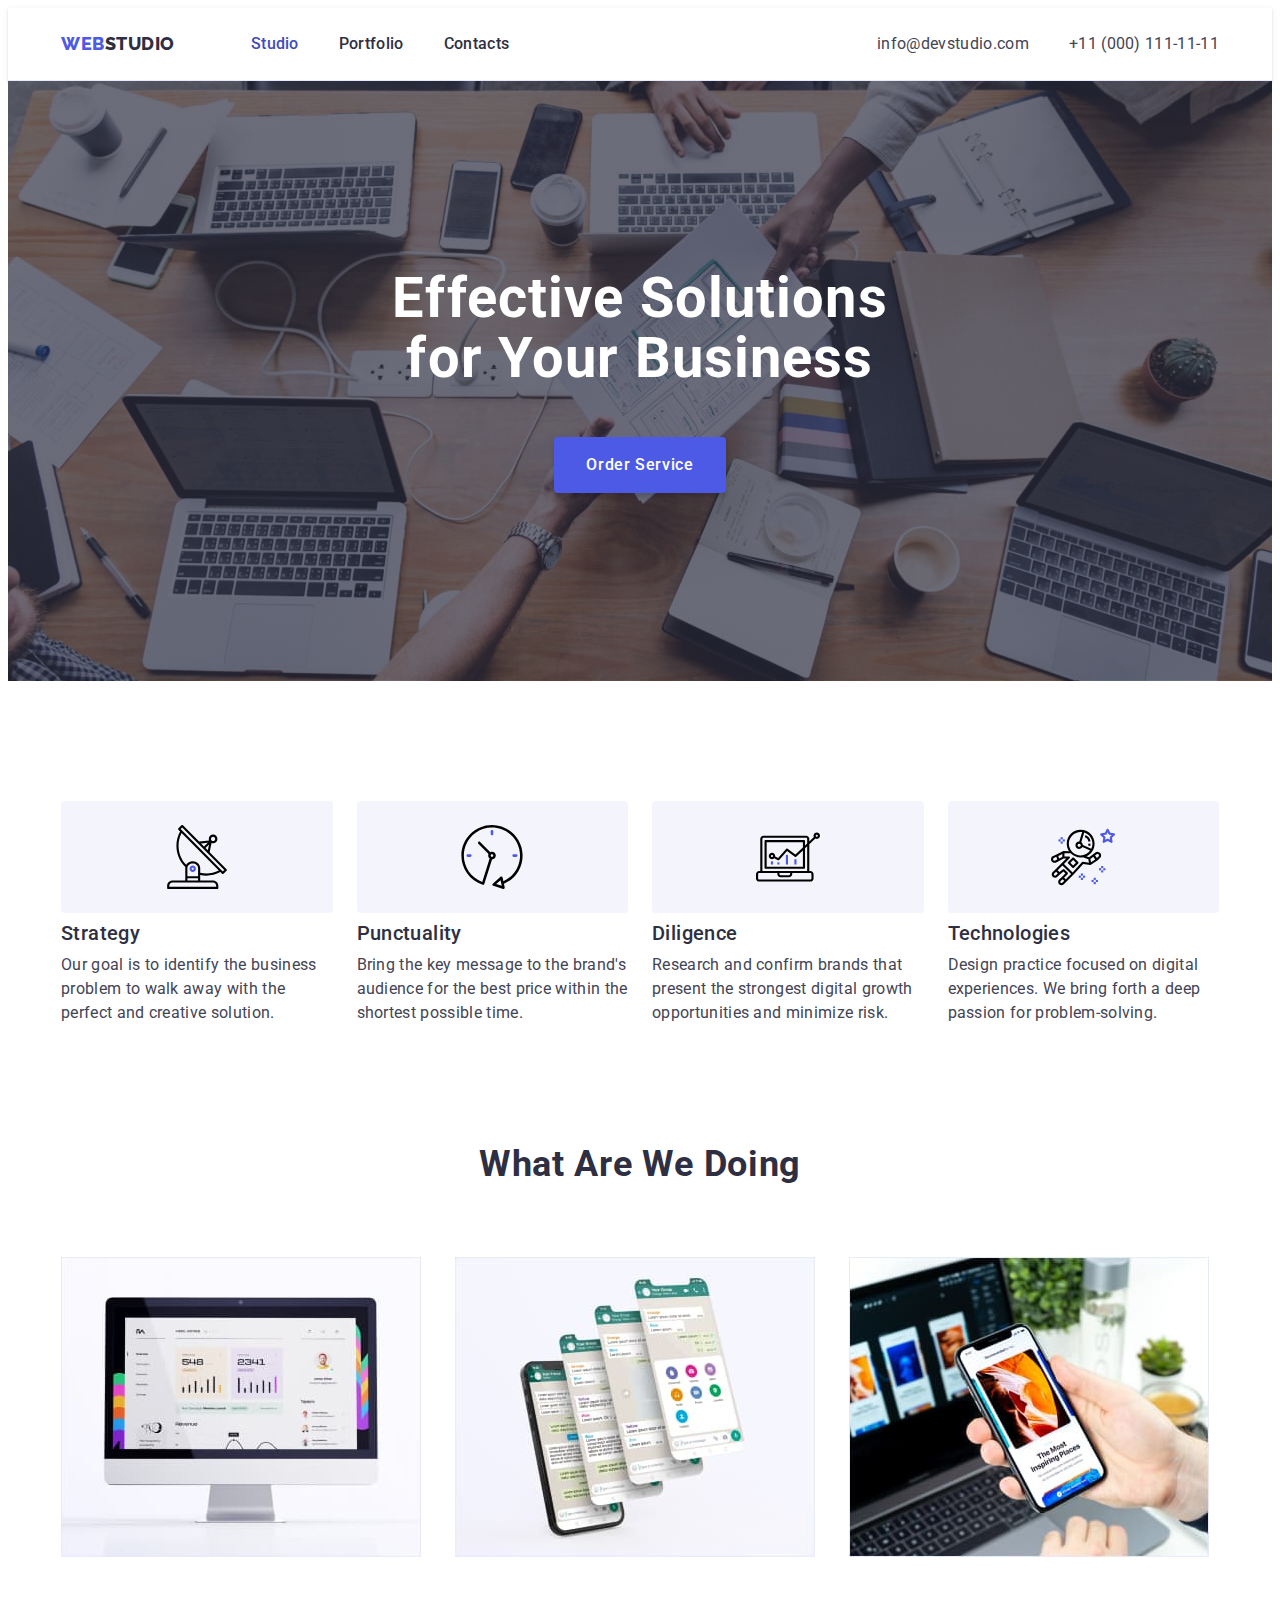
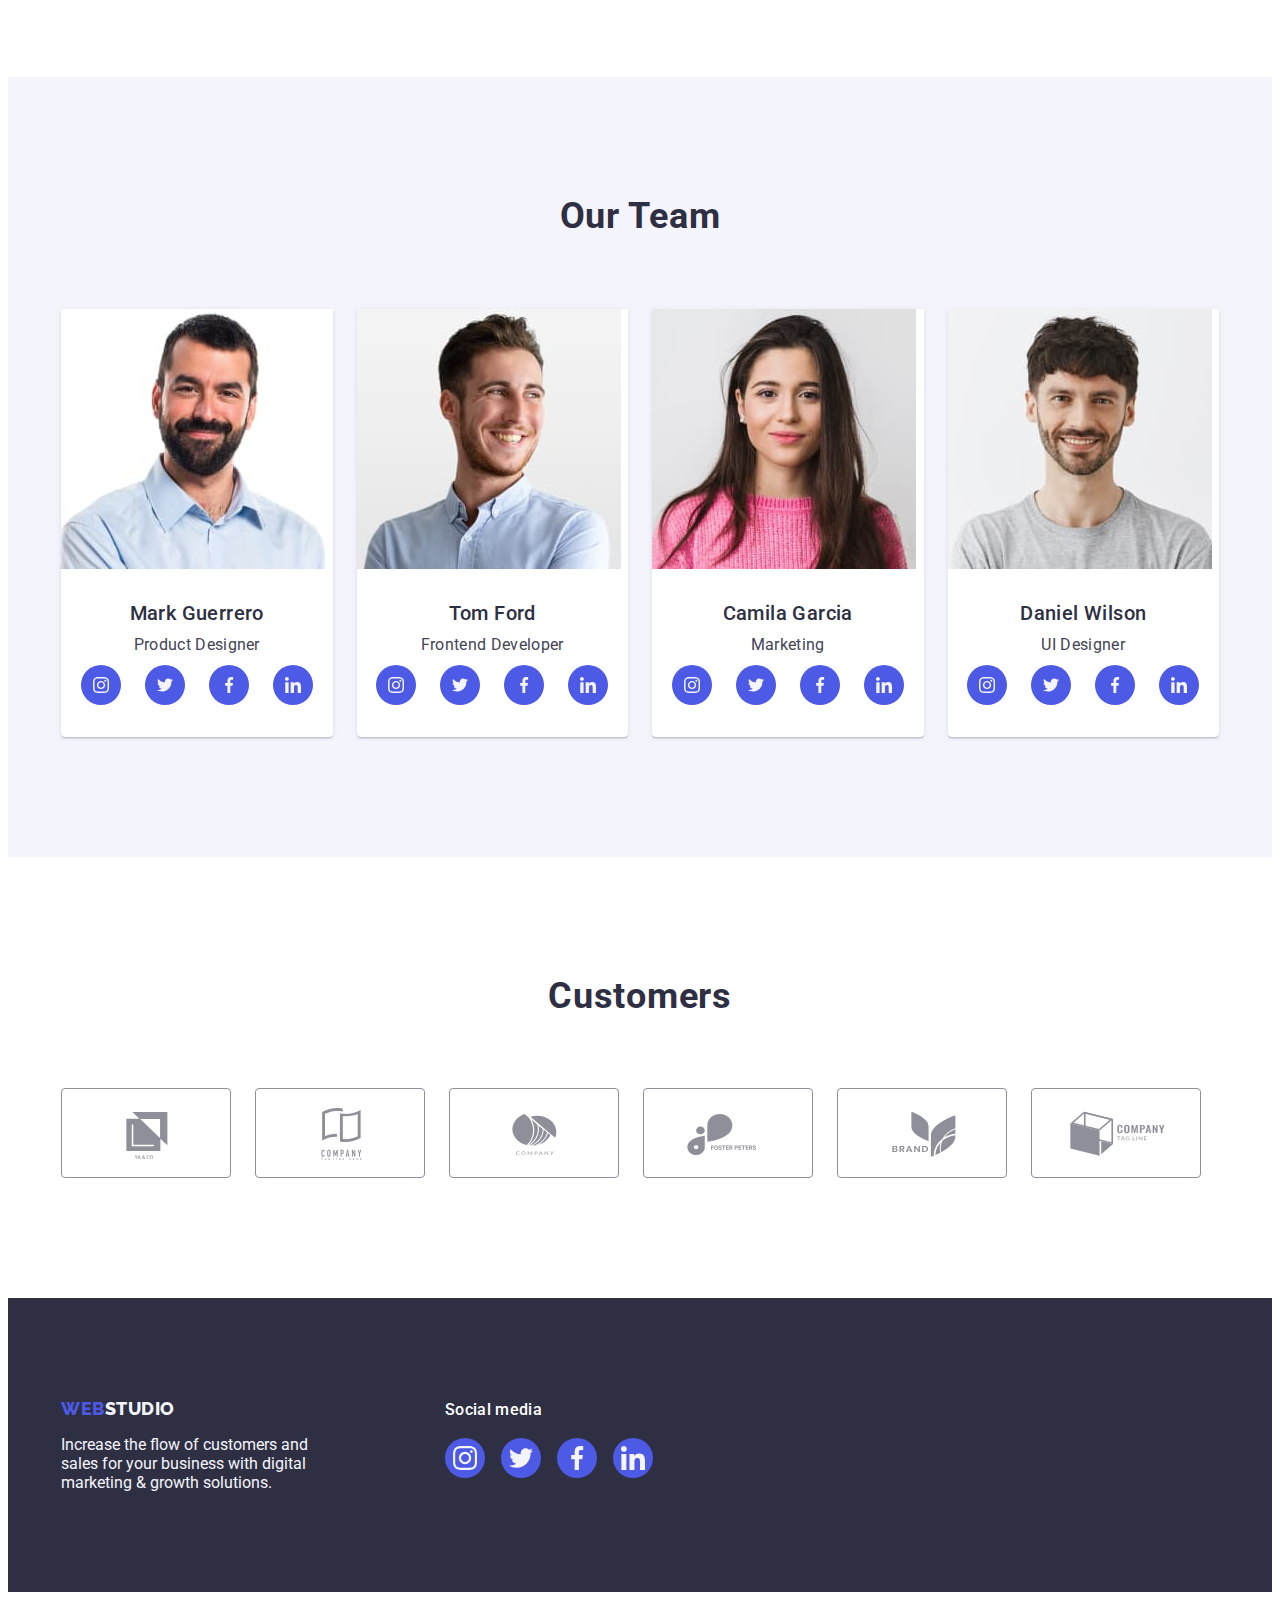
<file: index.html>
<!DOCTYPE html>
<html lang="en">
  <head>
    <meta charset="UTF-8" />
    <meta http-equiv="X-UA-Compatible" content="IE=edge" />
    <meta name="viewport" content="width=device-width, initial-scale=1.0" />
    <title>WebStudio</title>
    <link rel="preconnect" href="https://fonts.googleapis.com" />
    <link rel="preconnect" href="https://fonts.gstatic.com" crossorigin />
    <link
      href="https://fonts.googleapis.com/css2?family=Raleway:wght@800&family=Roboto:wght@400;500;700;900&display=swap"
      rel="stylesheet"
    />
    <link
      rel="stylesheet"
      href="https://cdnjs.cloudflare.com/ajax/libs/modern-normalize/1.1.0/modern-normalize.min.css"
      integrity="sha512-wpPYUAdjBVSE4KJnH1VR1HeZfpl1ub8YT/NKx4PuQ5NmX2tKuGu6U/JRp5y+Y8XG2tV+wKQpNHVUX03MfMFn9Q=="
      crossorigin="anonymous"
      referrerpolicy="no-referrer"
    />
    <link rel="stylesheet" href="./css/styles.css" />
  </head>
  <body>
    <!-- Header -->

    <header class="page-header">
      <div class="container page-header-container">
        <nav class="page-nav">
          <!-- Logo -->
          <a class="logotype link" href="./index.html"
            >Web<span class="logo-header-blue">Studio</span></a
          >
          <!-- Navigation to other pages-->
          <ul class="menu list">
            <li class="menu-item">
              <a class="menu-link current-page link" href="./index.html"
                >Studio</a
              >
            </li>
            <li class="menu-item">
              <a class="menu-link link" href="./portfolio.html">Portfolio</a>
            </li>
            <li class="menu-item">
              <a class="menu-link link" href="">Contacts</a>
            </li>
          </ul>
        </nav>
        <!-- Contact -->

        <address class="nav-address">
          <ul class="address list">
            <li class="contacts-email">
              <a class="contacts link" href="mailto:info@devstudio.com"
                >info@devstudio.com</a
              >
            </li>
            <li class="contacts-tel">
              <a class="contacts link" href="tel:+110001111111"
                >+11 (000) 111-11-11</a
              >
            </li>
          </ul>
        </address>
      </div>
    </header>

    <main>
      <!-- Hero -->
      <section class="hero">
        <div class="container">
          <h1 class="hero-title">Effective Solutions for Your Business</h1>
          <button class="modal-btn" type="button" data-modal-open>
            Order Service
          </button>
        </div>
      </section>

      <section class="section-features">
        <div class="container">
          <!-- Features -->
          <h2 class="title-item visually-hidden">Features</h2>

          <ul class="features-menu list">
            <li class="cart-features">
              <div class="icon-features">
                <svg class="icon-strategy" width="64" height="64">
                  <use href="./images/icons.svg#icon-antenna"></use>
                </svg>
              </div>
              <h3 class="el-title">Strategy</h3>
              <p class="el-description">
                Our goal is to identify the business problem to walk away with
                the perfect and creative solution.
              </p>
            </li>
            <li class="cart-features">
              <div class="icon-features">
                <svg class="icon-strategy" width="64" height="64">
                  <use href="./images/icons.svg#icon-clock"></use>
                </svg>
              </div>
              <h3 class="el-title">Punctuality</h3>
              <p class="el-description">
                Bring the key message to the brand's audience for the best price
                within the shortest possible time.
              </p>
            </li>
            <li class="cart-features">
              <div class="icon-features">
                <svg class="icon-strategy" width="64" height="64">
                  <use href="./images/icons.svg#icon-diagram"></use>
                </svg>
              </div>
              <h3 class="el-title">Diligence</h3>
              <p class="el-description">
                Research and confirm brands that present the strongest digital
                growth opportunities and minimize risk.
              </p>
            </li>
            <li class="cart-features">
              <div class="icon-features">
                <svg class="icon-strategy" width="64" height="64">
                  <use href="./images/icons.svg#icon-astronaut"></use>
                </svg>
              </div>
              <h3 class="el-title">Technologies</h3>
              <p class="el-description">
                Design practice focused on digital experiences. We bring forth a
                deep passion for problem-solving.
              </p>
            </li>
          </ul>
        </div>
      </section>
      <section class="section-about">
        <div class="container">
          <!-- About -->
          <h2 class="title-item">What are we doing</h2>
          <ul class="about-list list">
            <li class="cart-about">
              <img
                src="./images/img-1.jpg"
                alt="computer"
                width="360"
                height="300"
              />
            </li>
            <li class="cart-about">
              <img
                src="./images/img-2.jpg"
                alt="phones"
                width="360"
                height="300"
              />
            </li>
            <li class="cart-about">
              <img
                src="./images/img-3.jpg"
                alt="phone"
                width="360"
                height="300"
              />
            </li>
          </ul>
        </div>
      </section>
      <section class="section-team">
        <div class="container">
          <!-- Team -->
          <h2 class="title-item">Our Team</h2>
          <ul class="section-list list">
            <li class="card-bg">
              <img
                src="./images/Team-Card-1.jpg"
                alt="Mark Guerrero"
                width="264"
                height="260"
              />
              <div class="team-card-content-wrapper">
                <h3 class="el-title description-align">Mark Guerrero</h3>
                <p class="el-description description-align">Product Designer</p>
                <ul class="social-list list">
                  <li class="social-list-item">
                    <a href="" class="social-list-link">
                      <svg class="social-list-icon" width="16" height="16">
                        <use href="./images/icons.svg#icon-instagram"></use>
                      </svg>
                    </a>
                  </li>
                  <li class="social-list-item">
                    <a href="" class="social-list-link">
                      <svg class="social-list-icon" width="16" height="16">
                        <use href="./images/icons.svg#icon-twitter"></use>
                      </svg>
                    </a>
                  </li>
                  <li class="social-list-item">
                    <a href="" class="social-list-link">
                      <svg class="social-list-icon" width="16" height="16">
                        <use href="./images/icons.svg#icon-facebook"></use>
                      </svg>
                    </a>
                  </li>
                  <li class="social-list-item">
                    <a href="" class="social-list-link">
                      <svg class="social-list-icon" width="16" height="16">
                        <use href="./images/icons.svg#icon-linkedin"></use>
                      </svg>
                    </a>
                  </li>
                </ul>
              </div>
            </li>
            <li class="card-bg">
              <img
                src="./images/Team-Card-2.jpg"
                alt="Tom Ford"
                width="264"
                height="260"
              />
              <div class="team-card-content-wrapper">
                <h3 class="el-title description-align">Tom Ford</h3>
                <p class="el-description description-align">
                  Frontend Developer
                </p>
                <ul class="social-list list">
                  <li class="social-list-item">
                    <a href="" class="social-list-link">
                      <svg class="social-list-icon" width="16" height="16">
                        <use href="./images/icons.svg#icon-instagram"></use>
                      </svg>
                    </a>
                  </li>
                  <li class="social-list-item">
                    <a href="" class="social-list-link">
                      <svg class="social-list-icon" width="16" height="16">
                        <use href="./images/icons.svg#icon-twitter"></use>
                      </svg>
                    </a>
                  </li>
                  <li class="social-list-item">
                    <a href="" class="social-list-link">
                      <svg class="social-list-icon" width="16" height="16">
                        <use href="./images/icons.svg#icon-facebook"></use>
                      </svg>
                    </a>
                  </li>
                  <li class="social-list-item">
                    <a href="" class="social-list-link">
                      <svg class="social-list-icon" width="16" height="16">
                        <use href="./images/icons.svg#icon-linkedin"></use>
                      </svg>
                    </a>
                  </li>
                </ul>
              </div>
            </li>
            <li class="card-bg">
              <img
                src="./images/Team-Card-3.jpg"
                alt="Camila Garcia"
                width="264"
                height="260"
              />
              <div class="team-card-content-wrapper">
                <h3 class="el-title description-align">Camila Garcia</h3>
                <p class="el-description description-align">Marketing</p>
                <ul class="social-list list">
                  <li class="social-list-item">
                    <a href="" class="social-list-link">
                      <svg class="social-list-icon" width="16" height="16">
                        <use href="./images/icons.svg#icon-instagram"></use>
                      </svg>
                    </a>
                  </li>
                  <li class="social-list-item">
                    <a href="" class="social-list-link">
                      <svg class="social-list-icon" width="16" height="16">
                        <use href="./images/icons.svg#icon-twitter"></use>
                      </svg>
                    </a>
                  </li>
                  <li class="social-list-item">
                    <a href="" class="social-list-link">
                      <svg class="social-list-icon" width="16" height="16">
                        <use href="./images/icons.svg#icon-facebook"></use>
                      </svg>
                    </a>
                  </li>
                  <li class="social-list-item">
                    <a href="" class="social-list-link">
                      <svg class="social-list-icon" width="16" height="16">
                        <use href="./images/icons.svg#icon-linkedin"></use>
                      </svg>
                    </a>
                  </li>
                </ul>
              </div>
            </li>
            <li class="card-bg">
              <img
                src="./images/Team-Card-4.jpg"
                alt="Camila Garcia"
                width="264"
                height="260"
              />
              <div class="team-card-content-wrapper">
                <h3 class="el-title description-align">Daniel Wilson</h3>
                <p class="el-description description-align">UI Designer</p>
                <ul class="social-list list">
                  <li class="social-list-item">
                    <a href="" class="social-list-link">
                      <svg class="social-list-icon" width="16" height="16">
                        <use href="./images/icons.svg#icon-instagram"></use>
                      </svg>
                    </a>
                  </li>
                  <li class="social-list-item">
                    <a href="" class="social-list-link">
                      <svg class="social-list-icon" width="16" height="16">
                        <use href="./images/icons.svg#icon-twitter"></use>
                      </svg>
                    </a>
                  </li>
                  <li class="social-list-item">
                    <a href="" class="social-list-link">
                      <svg class="social-list-icon" width="16" height="16">
                        <use href="./images/icons.svg#icon-facebook"></use>
                      </svg>
                    </a>
                  </li>
                  <li class="social-list-item">
                    <a href="" class="social-list-link">
                      <svg class="social-list-icon" width="16" height="16">
                        <use href="./images/icons.svg#icon-linkedin"></use>
                      </svg>
                    </a>
                  </li>
                </ul>
              </div>
            </li>
          </ul>
        </div>
      </section>

      <section class="section-customers">
        <div class="container">
          <h2 class="title-customars">Customers</h2>
          <ul class="customers-list list">
            <li class="customer-list-item">
              <a href="" class="customers-list-link">
                <svg class="customers-list-icon" width="104" height="56">
                  <use href="./images/icons.svg#icon-la-co"></use>
                </svg>
              </a>
            </li>
            <li class="customer-list-item">
              <a href="" class="customers-list-link">
                <svg class="customers-list-icon" width="104" height="56">
                  <use href="./images/icons.svg#icon-tagline"></use>
                </svg>
              </a>
            </li>
            <li class="customer-list-item">
              <a href="" class="customers-list-link">
                <svg class="customers-list-icon" width="104" height="56">
                  <use href="./images/icons.svg#icon-company"></use>
                </svg>
              </a>
            </li>
            <li class="customer-list-item">
              <a href="" class="customers-list-link">
                <svg class="customers-list-icon" width="104" height="56">
                  <use href="./images/icons.svg#icon-foster-peters"></use>
                </svg>
              </a>
            </li>
            <li class="customer-list-item">
              <a href="" class="customers-list-link">
                <svg class="customers-list-icon" width="104" height="56">
                  <use href="./images/icons.svg#icon-brand"></use>
                </svg>
              </a>
            </li>
            <li class="customer-list-item">
              <a href="" class="customers-list-link">
                <svg class="customers-list-icon" width="104" height="56">
                  <use href="./images/icons.svg#icon-tag-line"></use>
                </svg>
              </a>
            </li>
          </ul>
        </div>
      </section>
    </main>

    <footer class="address-footer">
      <div class="container footer-div">
        <div class="footer-logo-text">
          <a class="logo link" href="./index.html"
            >Web<span class="logo-footer-cloud">Studio</span></a
          >
          <p class="footer-text">
            Increase the flow of customers and sales for your business with
            digital marketing & growth solutions.
          </p>
        </div>
        <div class="social-media-div">
          <p class="footer-text-social-media">Social media</p>
          <ul class="social-media list">
            <li class="social-list-item">
              <a href="" class="social-media-link">
                <svg class="social-list-icon" width="24" height="24">
                  <use href="./images/icons.svg#icon-instagram"></use>
                </svg>
              </a>
            </li>
            <li class="social-list-item">
              <a href="" class="social-media-link">
                <svg class="social-list-icon" width="24" height="24">
                  <use href="./images/icons.svg#icon-twitter"></use>
                </svg>
              </a>
            </li>
            <li class="social-list-item">
              <a href="" class="social-media-link">
                <svg class="social-list-icon" width="24" height="24">
                  <use href="./images/icons.svg#icon-facebook"></use>
                </svg>
              </a>
            </li>
            <li class="social-list-item">
              <a href="" class="social-media-link">
                <svg class="social-list-icon" width="24" height="24">
                  <use href="./images/icons.svg#icon-linkedin"></use>
                </svg>
              </a>
            </li>
          </ul>
        </div>
      </div>
    </footer>

    <div class="backdrop is-hidden" data-modal>
      <div class="modal">
        <button type="button" class="modal-close-btn" data-modal-close>
          <svg class="modal-close-btn-icon" width="8" height="8">
            <use href="./images/icons.svg#icon-close-modal"></use>
          </svg>
        </button>
      </div>
    </div>
    <script src="./js/modal.js"></script>
  </body>
</html>
</file>
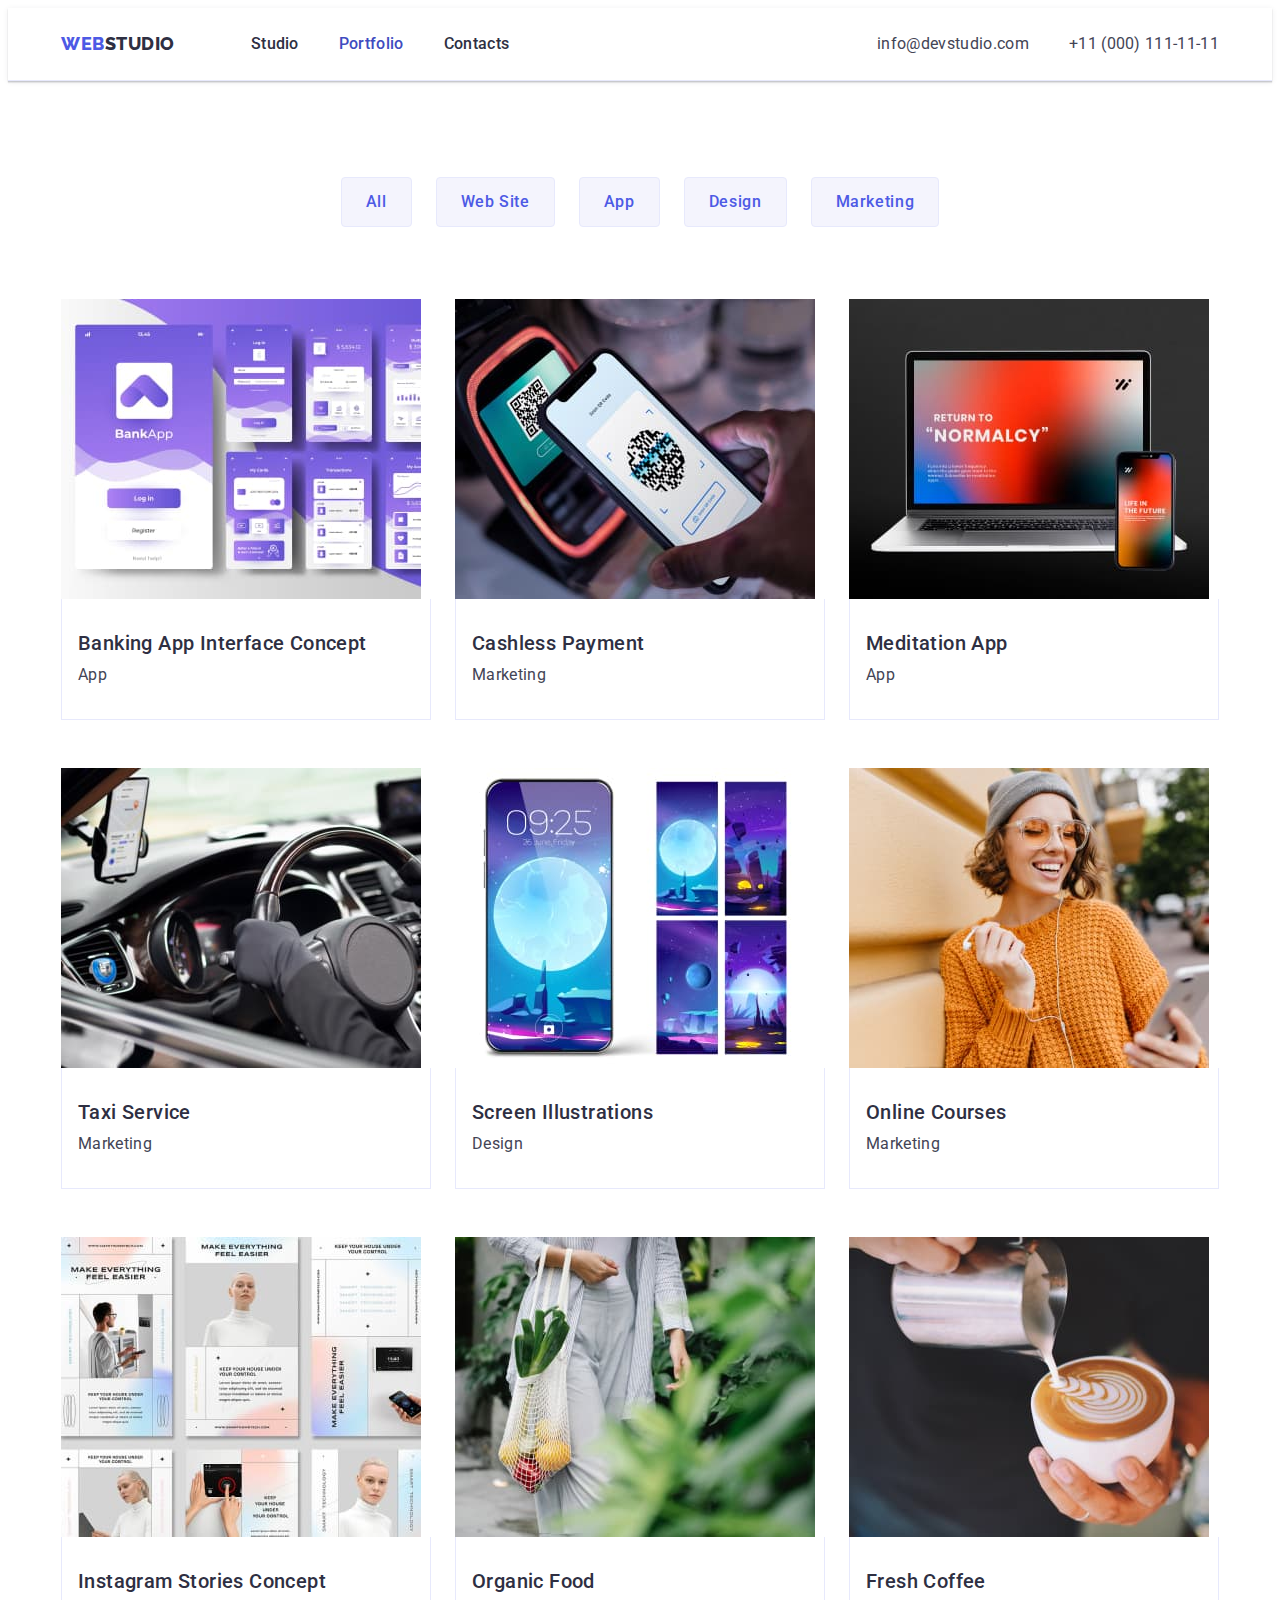
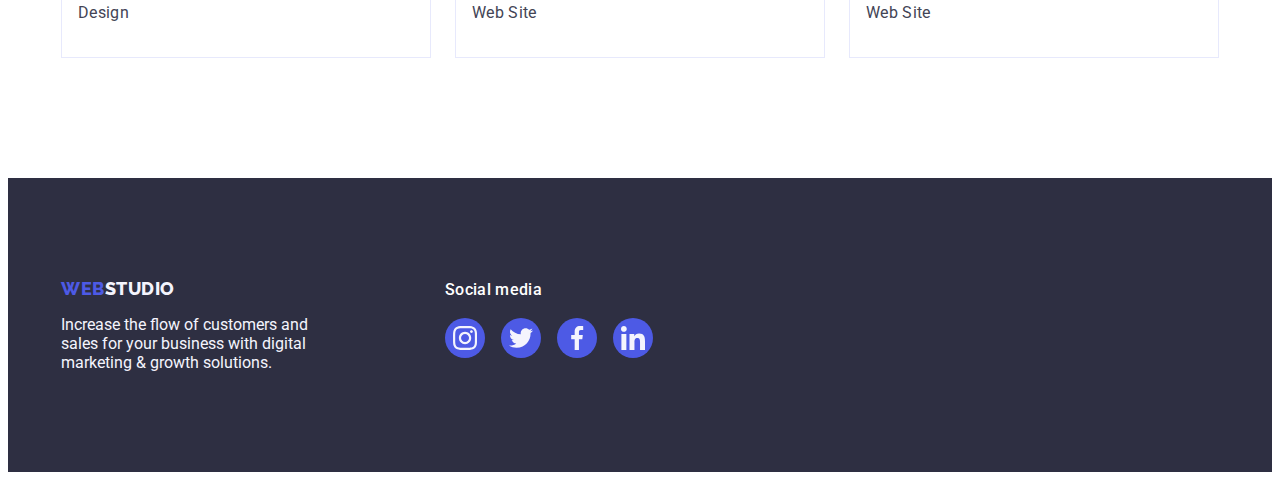
<file: portfolio.html>
<!DOCTYPE html>
<html lang="en">
  <head>
    <meta charset="UTF-8" />
    <meta http-equiv="X-UA-Compatible" content="IE=edge" />
    <meta name="viewport" content="width=device-width, initial-scale=1.0" />
    <title>WebStudio</title>
    <link rel="preconnect" href="https://fonts.googleapis.com" />
    <link rel="preconnect" href="https://fonts.gstatic.com" crossorigin />
    <link
      href="https://fonts.googleapis.com/css2?family=Raleway:wght@800&family=Roboto:wght@400;500;700;900&display=swap"
      rel="stylesheet"
    />
    <link
      rel="stylesheet"
      href="https://cdnjs.cloudflare.com/ajax/libs/modern-normalize/1.1.0/modern-normalize.min.css"
      integrity="sha512-wpPYUAdjBVSE4KJnH1VR1HeZfpl1ub8YT/NKx4PuQ5NmX2tKuGu6U/JRp5y+Y8XG2tV+wKQpNHVUX03MfMFn9Q=="
      crossorigin="anonymous"
      referrerpolicy="no-referrer"
    />
    <link rel="stylesheet" href="./css/styles.css" />
  </head>
  <body>
    <!-- Header -->
    <header class="page-header">
      <div class="container page-header-container">
        <nav class="page-nav">
          <!-- Logo -->
          <a class="logotype link" href="./index.html"
            >Web<span class="logo-header-blue">Studio</span></a
          >
          <!-- Navigation to other pages-->
          <ul class="menu list">
            <li class="menu-item">
              <a class="menu-link link" href="./index.html">Studio</a>
            </li>
            <li class="menu-item">
              <a class="menu-link current-page link" href="./portfolio.html"
                >Portfolio</a
              >
            </li>
            <li class="menu-item">
              <a class="menu-link link" href="">Contacts</a>
            </li>
          </ul>
        </nav>
        <!-- Contact -->

        <address class="nav-address">
          <ul class="address list">
            <li class="contacts-email">
              <a class="contacts link" href="mailto:info@devstudio.com"
                >info@devstudio.com</a
              >
            </li>
            <li class="contacts-tel">
              <a class="contacts link" href="tel:+110001111111"
                >+11 (000) 111-11-11</a
              >
            </li>
          </ul>
        </address>
      </div>
    </header>
    <main>
      <section class="section">
        <div class="container container-portfolio">
          <h1 class="visually-hidden">Portfolio</h1>
          <ul class="btn-list list">
            <li class="btn-list-item">
              <button class="portfolio-btn" type="button">All</button>
            </li>
            <li class="btn-list-item">
              <button class="portfolio-btn" type="button">Web Site</button>
            </li>
            <li class="btn-list-item">
              <button class="portfolio-btn" type="button">App</button>
            </li>
            <li class="btn-list-item">
              <button class="portfolio-btn" type="button">Design</button>
            </li>
            <li class="btn-list-item">
              <button class="portfolio-btn" type="button">Marketing</button>
            </li>
          </ul>

          <!-- Gallery -->
          <ul class="gallery list">
            <li class="cart-gallery">
              <a class="link link-gallery" href="">
                <div class="gallery-img">
                  <img
                    src="./images/banking-app.jpg"
                    alt="Banking App Interface Concept"
                    width="360"
                  />
                  <p class="overlay">
                    14 Stylish and User-Friendly App Design Concepts · Task
                    Manager App · Calorie Tracker App · Exotic Fruit Ecommerce
                    App · Cloud Storage App
                  </p>
                </div>

                <div class="gallery-card-content-wrapper">
                  <h2 class="gallery-title">Banking App Interface Concept</h2>
                  <p class="gallery-text el-description">App</p>
                </div>
              </a>
            </li>
            <li class="cart-gallery">
              <a class="link link-gallery" href="">
                <div class="gallery-img">
                  <img
                    src="./images/cashless-payment.jpg"
                    alt="Cashless Payment"
                    width="360"
                  />
                  <p class="overlay">
                    14 Stylish and User-Friendly App Design Concepts · Task
                    Manager App · Calorie Tracker App · Exotic Fruit Ecommerce
                    App · Cloud Storage App
                  </p>
                </div>
                <div class="gallery-card-content-wrapper">
                  <h2 class="gallery-title">Cashless Payment</h2>
                  <p class="gallery-text el-description">Marketing</p>
                </div>
              </a>
            </li>
            <li class="cart-gallery">
              <a class="link link-gallery" href="">
                <div class="gallery-img">
                  <img
                    src="./images/meditation-app.jpg"
                    alt="Meditation App"
                    width="360"
                  />
                  <p class="overlay">
                    14 Stylish and User-Friendly App Design Concepts · Task
                    Manager App · Calorie Tracker App · Exotic Fruit Ecommerce
                    App · Cloud Storage App
                  </p>
                </div>
                <div class="gallery-card-content-wrapper">
                  <h2 class="gallery-title">Meditation App</h2>
                  <p class="gallery-text el-description">App</p>
                </div>
              </a>
            </li>
            <li class="cart-gallery">
              <a class="link link-gallery" href="">
                <div class="gallery-img">
                  <img
                    src="./images/taxi-service.jpg"
                    alt="Taxi Service"
                    width="360"
                  />
                  <p class="overlay">
                    14 Stylish and User-Friendly App Design Concepts · Task
                    Manager App · Calorie Tracker App · Exotic Fruit Ecommerce
                    App · Cloud Storage App
                  </p>
                </div>
                <div class="gallery-card-content-wrapper">
                  <h2 class="gallery-title">Taxi Service</h2>
                  <p class="gallery-text el-description">Marketing</p>
                </div>
              </a>
            </li>
            <li class="cart-gallery">
              <a class="link link-gallery" href="">
                <div class="gallery-img">
                  <img
                    src="./images/screen-illustrations.jpg"
                    alt="Screen Illustrations"
                    width="360"
                  />
                  <p class="overlay">
                    14 Stylish and User-Friendly App Design Concepts · Task
                    Manager App · Calorie Tracker App · Exotic Fruit Ecommerce
                    App · Cloud Storage App
                  </p>
                </div>
                <div class="gallery-card-content-wrapper">
                  <h2 class="gallery-title">Screen Illustrations</h2>
                  <p class="gallery-text el-description">Design</p>
                </div>
              </a>
            </li>
            <li class="cart-gallery">
              <a class="link link-gallery" href="">
                <div class="gallery-img">
                  <img
                    src="./images/online-courses.jpg"
                    alt="Online Courses"
                    width="360"
                  />
                  <p class="overlay">
                    14 Stylish and User-Friendly App Design Concepts · Task
                    Manager App · Calorie Tracker App · Exotic Fruit Ecommerce
                    App · Cloud Storage App
                  </p>
                </div>
                <div class="gallery-card-content-wrapper">
                  <h2 class="gallery-title">Online Courses</h2>
                  <p class="gallery-text el-description">Marketing</p>
                </div>
              </a>
            </li>
            <li class="cart-gallery">
              <a class="link link-gallery" href="">
                <div class="gallery-img">
                  <img
                    src="./images/instagram-stories.jpg"
                    alt="Instagram Stories Concept"
                    width="360"
                  />
                  <p class="overlay">
                    14 Stylish and User-Friendly App Design Concepts · Task
                    Manager App · Calorie Tracker App · Exotic Fruit Ecommerce
                    App · Cloud Storage App
                  </p>
                </div>
                <div class="gallery-card-content-wrapper">
                  <h2 class="gallery-title">Instagram Stories Concept</h2>
                  <p class="gallery-text el-description">Design</p>
                </div>
              </a>
            </li>
            <li class="cart-gallery">
              <a class="link link-gallery" href="">
                <div class="gallery-img">
                  <img
                    src="./images/organic-food.jpg"
                    alt="Organic Food"
                    width="360"
                  />
                  <p class="overlay">
                    14 Stylish and User-Friendly App Design Concepts · Task
                    Manager App · Calorie Tracker App · Exotic Fruit Ecommerce
                    App · Cloud Storage App
                  </p>
                </div>
                <div class="gallery-card-content-wrapper">
                  <h2 class="gallery-title">Organic Food</h2>
                  <p class="gallery-text el-description">Web Site</p>
                </div>
              </a>
            </li>
            <li class="cart-gallery">
              <a class="link link-gallery" href="">
                <div class="gallery-img">
                  <img
                    src="./images/fresh-coffee.jpg"
                    alt="Fresh Coffee"
                    width="360"
                  />
                  <p class="overlay">
                    14 Stylish and User-Friendly App Design Concepts · Task
                    Manager App · Calorie Tracker App · Exotic Fruit Ecommerce
                    App · Cloud Storage App
                  </p>
                </div>
                <div class="gallery-card-content-wrapper">
                  <h2 class="gallery-title">Fresh Coffee</h2>
                  <p class="gallery-text el-description">Web Site</p>
                </div>
              </a>
            </li>
          </ul>
        </div>
      </section>
    </main>

    <footer class="address-footer">
      <div class="container footer-div">
        <div class="footer-logo-text">
          <a class="logo link" href="./index.html"
            >Web<span class="logo-footer-cloud">Studio</span></a
          >
          <p class="footer-text">
            Increase the flow of customers and sales for your business with
            digital marketing & growth solutions.
          </p>
        </div>
        <div class="social-media-div">
          <p class="footer-text-social-media">Social media</p>
          <ul class="social-media list">
            <li class="social-list-item">
              <a href="" class="social-media-link">
                <svg class="social-list-icon" width="24" height="24">
                  <use href="./images/icons.svg#icon-instagram"></use>
                </svg>
              </a>
            </li>
            <li class="social-list-item">
              <a href="" class="social-media-link">
                <svg class="social-list-icon" width="24" height="24">
                  <use href="./images/icons.svg#icon-twitter"></use>
                </svg>
              </a>
            </li>
            <li class="social-list-item">
              <a href="" class="social-media-link">
                <svg class="social-list-icon" width="24" height="24">
                  <use href="./images/icons.svg#icon-facebook"></use>
                </svg>
              </a>
            </li>
            <li class="social-list-item">
              <a href="" class="social-media-link">
                <svg class="social-list-icon" width="24" height="24">
                  <use href="./images/icons.svg#icon-linkedin"></use>
                </svg>
              </a>
            </li>
          </ul>
        </div>
      </div>
    </footer>
  </body>
</html>
</file>
<file: css/styles.css>
:root {
  --primary-color: #ffffff;
  --color-main-text: #2e2f42;
  --color-main-cloud: #f4f4fd;
  --color-secondary-text: #434455;
  --color-border: #e7e9fc;
  --color-light-clate: #8e8f99;
  --accent: #4d5ae5;
  --accent-pressed-state: #404bbf;
  --transition: 250ms cubic-bezier(0.4, 0, 0.2, 1);
}

body {
  color: var(--primary-color);
  font-family: 'Roboto', sans-serif;
  color: var(--color-secondary-text);
}

h1,
h2,
h3,
h4,
p {
  margin-top: 0;
  margin-bottom: 0;
}

ul,
ol {
  margin-top: 0;
  margin-bottom: 0;
  padding-left: 0;
}

img {
  display: block;
}

.list {
  list-style: none;
}
.link {
  text-decoration: none;
}
.container {
  width: 1158px;
  margin-left: auto;
  margin-right: auto;
  padding-left: 15px;
  padding-right: 15px;
}

.visually-hidden {
  position: absolute;
  width: 1px;
  height: 1px;
  margin: -1px;
  border: 0;
  padding: 0;
  white-space: nowrap;
  clip-path: inset(100%);
  clip: rect(0 0 0 0);
  overflow: hidden;
}

/* ............................Logotype................... */
.logotype {
  margin-right: 76px;
  font-family: 'Raleway', sans-serif;
  font-weight: 800;
  font-size: 18px;
  line-height: 1.17;
  letter-spacing: 0.03em;
  text-transform: uppercase;
  color: var(--accent);
}

.logo {
  margin-right: 76px;
  font-family: 'Raleway', sans-serif;
  font-weight: 800;
  font-size: 18px;
  line-height: 1.17;
  letter-spacing: 0.03em;
  text-transform: uppercase;
  color: var(--accent);
  display: inline-block;
  margin-bottom: 16px;
}

.logo-header-blue {
  color: var(--color-main-text);
}
.logo-footer-cloud {
  color: var(--color-main-cloud);
}
/* .......................Header.................... */
.page-header {
  padding: 24px 0;
  border-bottom: 1px solid var(--color-border);
  box-shadow: 0px 2px 1px rgba(46, 47, 66, 0.08),
    0px 1px 1px rgba(46, 47, 66, 0.16), 0px 1px 6px rgba(46, 47, 66, 0.08);
}

.page-header-container {
  display: flex;
  align-items: center;
  justify-content: space-between;
}

.page-nav {
  display: flex;
  align-items: center;
}

.menu {
  display: flex;
  align-items: center;
}

.address {
  display: flex;
  align-items: center;
}

.nav-address {
  font-style: normal;
}

.menu-item:not(:last-child) {
  margin-right: 40px;
}

.menu-link {
  position: relative;
  padding: 24px 0;
  font-weight: 500;
  font-size: 16px;
  line-height: 1.5;
  letter-spacing: 0.02em;
  color: var(--color-main-text);

  transition: color var(--transition);
}

.menu-link:hover,
.menu-link:focus {
  color: var(--accent-pressed-state);
}

.current-page::after {
  content: '';
  position: absolute;
  left: 0;
  bottom: -1px;

  display: block;
  width: 100%;
  height: 4px;
  background: var(--accent-pressed-state);
  border-radius: 2px;
  opacity: 0;
  transition: opacity var(--transition);
}

.current-page:hover::after {
  opacity: 1;
}

.current-page {
  color: var(--accent-pressed-state);
}

/* .......................Contact..................... */
.contacts {
  font-size: 16px;
  line-height: 1.5;
  letter-spacing: 0.02em;
  color: var(--color-secondary-text);

  transition: color var(--transition);
}

.contacts:hover,
.contacts:focus {
  color: var(--accent-pressed-state);
}

.contacts-email {
  font-size: 16px;
  line-height: 1.5;
  letter-spacing: 0.02em;
  color: var(--color-secondary-text);
  margin-right: 40px;
}

.contacts-tel {
  font-size: 16px;
  line-height: 1.5;
  letter-spacing: 0.02em;
  color: var(--color-secondary-text);
  margin-right: 0;
}

/* ........................Hero................. */
.hero {
  padding: 188px 0;
  max-width: 1440px;
  margin: 0 auto;
  color: var(--primary-color);
  background-color: var(--color-main-text);
  text-align: center;
  background-image: linear-gradient(
      rgba(46, 47, 66, 0.7),
      rgba(46, 47, 66, 0.7)
    ),
    url(../images/hero/bg.jpg);
  background-size: cover;
  background-repeat: no-repeat;
  background-position: center;
}

.hero-title {
  font-weight: 700;
  font-size: 56px;
  line-height: 1.07;
  text-align: center;
  letter-spacing: 0.02em;
  max-width: 496px;
  margin-left: auto;
  margin-right: auto;
  margin-bottom: 48px;
}
/* .......................Battons............................ */
.modal-btn {
  font-family: inherit;
  padding: 16px 32px;
  background: var(--accent);
  box-shadow: 0px 4px 4px rgba(0, 0, 0, 0.15);
  border-radius: 4px;
  font-weight: 500;
  font-size: 16px;
  letter-spacing: 0.04em;
  border: none;
  line-height: 1.5;
  color: var(--primary-color);
  cursor: pointer;
  display: block;
  margin: 0 auto;
  min-width: 169px;

  transition: background-color var(--transition);
}
.modal-btn:hover,
.modal-btn:focus {
  background-color: var(--accent-pressed-state);
  color: var(--primary-color);
}
.portfolio-btn {
  font-family: inherit;
  font-weight: 500;
  font-size: 16px;
  line-height: 1.5;
  border: 1px solid var(--color-border);
  border-radius: 4px;
  padding: 12px 24px;
  letter-spacing: 0.04em;
  background-color: var(--color-main-cloud);
  color: var(--accent);
  cursor: pointer;

  transition: color var(--transition), background-color var(--transition),
    box-shadow var(--transition), border-color var(--transition);
}

.portfolio-btn:hover,
.portfolio-btn:focus {
  background-color: var(--accent-pressed-state);
  color: var(--primary-color);
  box-shadow: 0px 3px 1px rgba(0, 0, 0, 0.1), 0px 2px 1px rgba(0, 0, 0, 0.08),
    0px 2px 2px rgba(0, 0, 0, 0.12);
  border-radius: 4px;
  border: none;
  border: 1px solid transparent;
}

.btn-list {
  display: flex;
  justify-content: center;
  margin-bottom: 72px;
}

/* ........................Features.................. */
.section-features {
  padding-top: 120px;
  padding-bottom: 120px;
}

.features-menu {
  display: flex;
  gap: 24px;
}

.el-title {
  font-weight: 500;
  font-size: 20px;
  line-height: 1.2;
  letter-spacing: 0.02em;
  color: var(--color-main-text);
  margin-bottom: 8px;
}
.el-description {
  font-size: 16px;
  line-height: 1.5;
  letter-spacing: 0.02em;
  color: var(--color-secondary-text);
}

.icon-strategy:hover {
  cursor: pointer;
  fill: var(--accent);
  transition: var(--transition);
}

.icon-features {
  height: 112px;
  background: var(--color-main-cloud);
  border-radius: 4px;
  margin-bottom: 8px;
  display: flex;
  justify-content: center;
  align-items: center;
}
/* .............................About Team....................... */
.title-item {
  font-weight: 700;
  font-size: 36px;
  line-height: 1.11;
  text-align: center;
  letter-spacing: 0.02em;
  text-transform: capitalize;
  color: var(--color-main-text);
  margin-bottom: 72px;
}
.section-about {
  padding-bottom: 120px;
}
.cart-about {
  flex-basis: calc((100% - 48px) / 3);
}

.cart-features {
  flex-basis: calc((100% - 72px) / 4);
}
.team-card-content-wrapper {
  padding-top: 32px;
  padding-bottom: 32px;
}

.description-align {
  text-align: center;
}
.section-team {
  padding-top: 120px;
  padding-bottom: 120px;
  background: var(--color-main-cloud);
}
.section-list {
  display: flex;
  flex-wrap: wrap;
  gap: 24px;
  border-radius: 0px 0px 4px 4px;
}

.about-list {
  display: flex;
  flex-wrap: wrap;
  gap: 24px;
}

.card-bg {
  box-shadow: 0px 1px 6px rgba(46, 47, 66, 0.08),
    0px 1px 1px rgba(46, 47, 66, 0.16), 0px 2px 1px rgba(46, 47, 66, 0.08);
  border-radius: 0px 0px 4px 4px;
  background: var(--primary-color);
  flex-basis: calc((100% - 72px) / 4);
}

.social-list {
  display: flex;
  justify-content: center;
  gap: 24px;
  margin-top: 8px;
}

.social-list-link {
  display: flex;
  justify-content: center;
  align-items: center;
  width: 40px;
  height: 40px;
  border-radius: 50%;
  background-color: var(--accent);

  /* ============================!!!!!!!!!===================== */

  transition: background-color var(--transition);
}

.social-list-link:hover,
.social-list-link:focus {
  background-color: var(--accent-pressed-state);
}

.social-list-icon {
  fill: var(--color-main-cloud);
}

/* ................................Customers.......................... */
.title-customars {
  font-weight: 700;
  font-size: 36px;
  line-height: 1.11;
  text-align: center;
  letter-spacing: 0.02em;
  text-transform: capitalize;
  color: var(--color-main-text);
  margin-bottom: 72px;
  line-height: 1.1;
}

.customers-list {
  display: flex;
  flex-wrap: wrap;
  gap: 24px;
}

.customers-list-link {
  display: flex;
  justify-content: center;
  align-items: center;
  color: var(--color-light-clate);
  width: 168px;
  height: 88px;
  border: 1px solid var(--color-light-clate);
  border-radius: 4px;

  transition: border-color var(--transition), color var(--transition);
}
.customers-list-link:hover,
.customers-list-link:focus {
  border-color: var(--accent-pressed-state);
  color: var(--accent-pressed-state);
}

.customers-list-icon {
  fill: currentColor;
}

.section-customers {
  padding-top: 120px;
  padding-bottom: 120px;
}

/* ................................footer............................. */
.address-footer {
  padding: 100px 0;
  background: var(--color-main-text);
  color: var(--color-main-cloud);
}

.footer-text {
  width: 264px;
  margin-right: auto;
}

.footer-text-social-media {
  width: 208px;
  font-weight: 500;
  margin-bottom: 16px;
  line-height: 1.5;
  letter-spacing: 0.02em;
  color: var(--primary-color);
}

.footer-div {
  display: flex;
  align-items: baseline;
}

.footer-logo-text {
  margin-right: 120px;
}

.social-media {
  display: flex;
  justify-content: center;
  gap: 16px;
}

.social-media-link {
  display: flex;
  justify-content: center;
  align-items: center;
  width: 40px;
  height: 40px;
  border-radius: 50%;
  background-color: var(--accent);

  transition: background-color var(--transition);
}
.social-media-link:hover,
.social-media-link:focus {
  background-color: #31d0aa;
}

/* .........................Portfolio................... */
.section {
  padding-top: 96px;
  padding-bottom: 120px;
}

.gallery {
  display: flex;
  flex-wrap: wrap;
  column-gap: 24px;
  row-gap: 48px;
}

.btn-list-item:not(:last-child) {
  margin-right: 24px;
}

.cart-gallery {
  flex-basis: calc((100% - 48px) / 3);
}

.link-gallery {
  display: block;
  transition: box-shadow var(--transition);
}

.link-gallery:hover .overlay,
.link-gallery:focus .overlay {
  box-shadow: 0px 1px 6px rgba(46, 47, 66, 0.08),
    0px 1px 1px rgba(46, 47, 66, 0.16), 0px 2px 1px rgba(46, 47, 66, 0.08);
  transform: translate(0, 0);
}

.gallery-title {
  font-weight: 500;
  font-size: 20px;
  line-height: 1.2;
  letter-spacing: 0.02em;
  color: var(--color-main-text);
  margin-bottom: 8px;
}
.gallery-card-content-wrapper {
  padding: 32px 16px;
  border: 1px solid var(--color-border);
  border-top: none;
}

.gallery-text {
  font-size: 16px;
  line-height: 1.5;
  letter-spacing: 0.02em;
  color: var(--color-secondary-text);
}

.gallery-img {
  position: relative;
  overflow: hidden;
}

.overlay {
  position: absolute;
  font-weight: 400;
  font-size: 16px;
  line-height: 1.5;
  letter-spacing: 0.02em;
  top: 0;
  left: 0;
  width: 100%;
  height: 100%;
  overflow: auto;
  transform: translateY(100%);
  transition: transform var(--transition);
  color: var(--color-main-cloud);
  background-color: var(--accent);
  padding: 40px 32px;
  mix-blend-mode: normal;
}

/* ...............................Modal Window..................... */
.backdrop {
  position: fixed;
  top: 0;
  left: 0;
  z-index: 100;
  width: 100%;
  height: 100%;
  background-color: rgba(46, 47, 66, 0.4);
  transition: opacity var(--transition), visibility var(--transition);
}

.backdrop.is-hidden {
  opacity: 0;
  visibility: hidden;
  pointer-events: none;
}

.modal {
  position: absolute;
  top: 50%;
  left: 50%;
  transform: translate(-50%, -50%);
  width: 408px;
  min-height: 576px;
  background: #fcfcfc;
  box-shadow: 0px 1px 1px rgba(0, 0, 0, 0.14), 0px 1px 3px rgba(0, 0, 0, 0.12),
    0px 2px 1px rgba(0, 0, 0, 0.2);
  border-radius: 4px;
  padding: 72px 24px 24px 24px;

  transition: transform var(--transition);
}

.modal-close-btn {
  position: absolute;
  top: 24px;
  right: 24px;

  display: flex;
  justify-content: center;
  align-items: center;
  width: 24px;
  height: 24px;
  border-radius: 50%;
  background-color: transparent;
  background: var(--color-border);
  border: 1px solid rgba(0, 0, 0, 0.1);
  padding: 0;
  cursor: pointer;
  transition: background-color var(--transition), border var(--transition);
}
.modal-close-btn:hover,
.modal-close-btn:focus {
  background-color: var(--accent-pressed-state);
  box-shadow: 0px 1px 1px rgba(0, 0, 0, 0.14), 0px 1px 3px rgba(0, 0, 0, 0.12),
    0px 2px 1px rgba(0, 0, 0, 0.2);
  border: none;
  fill: var(--primary-color);
}

.modal-close-btn-icon {
  transition: fill var(--transition);
}

/* .modal-close-btn-icon:hover,
.modal-close-btn-icon:focus {
  fill: var(--primary-color);
} */
</file>
